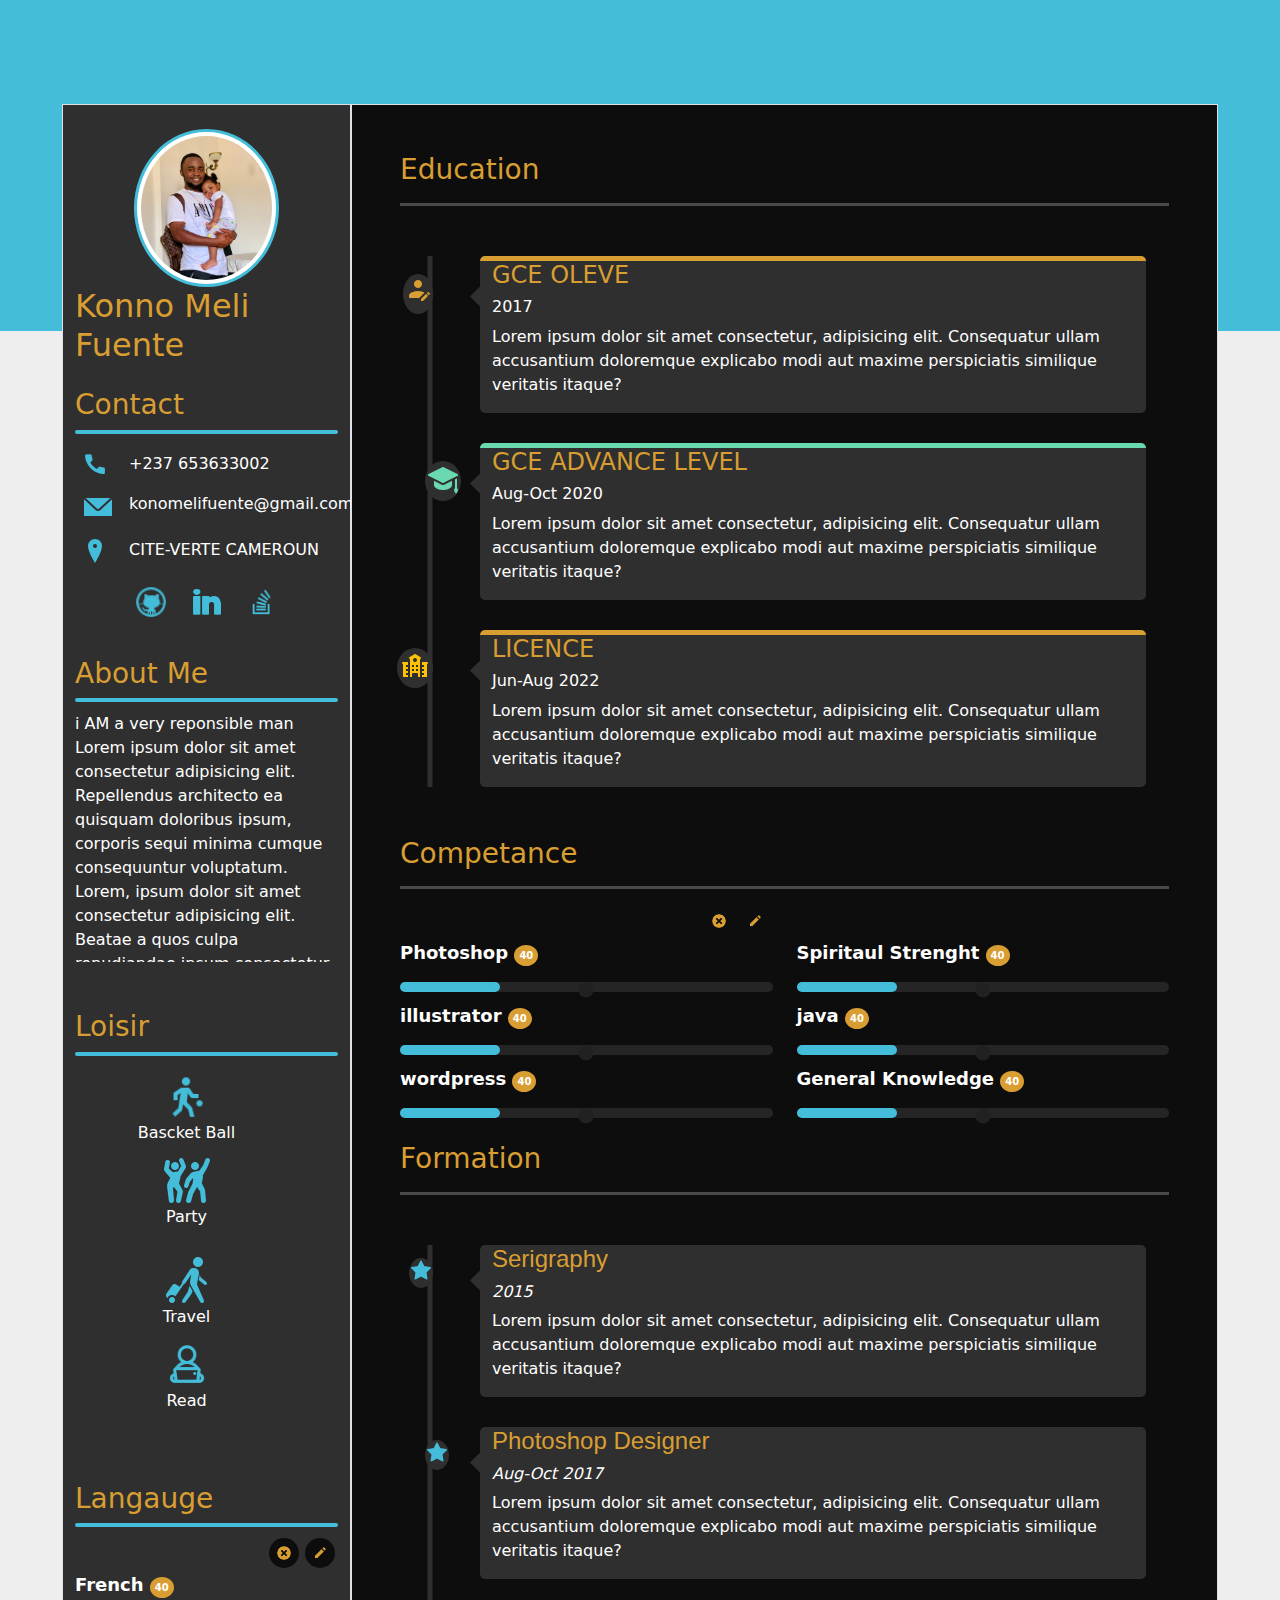
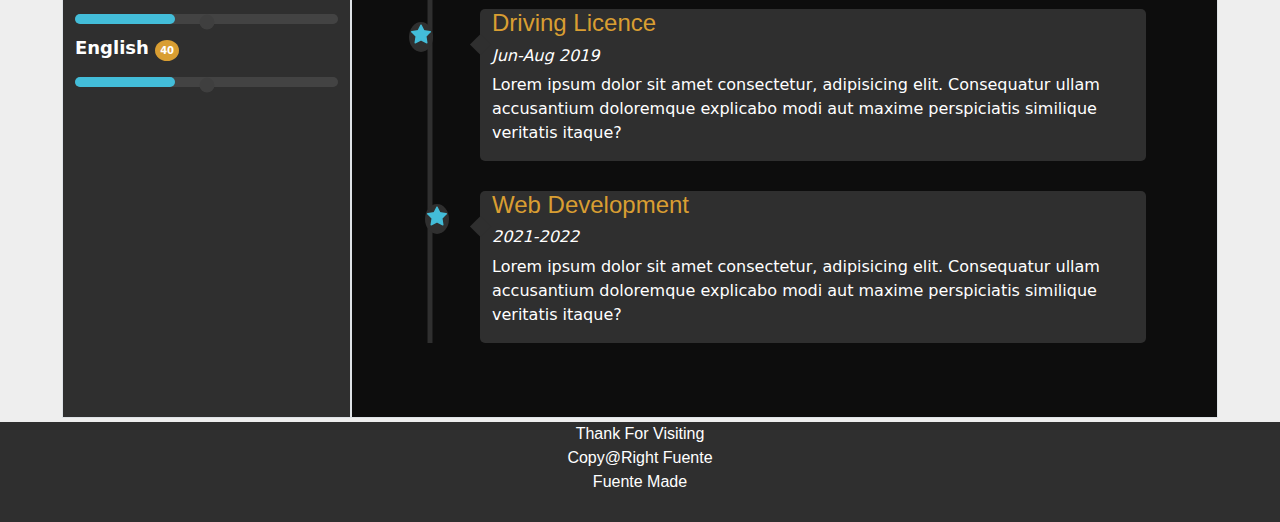
<file: bootstrap- frontEnd/index.HTML>
<!DOCTYPE html>
<html lang="en">
<head>
    <meta charset="UTF-8">
    <meta http-equiv="X-UA-Compatible" content="IE=edge">
    <meta name="viewport" content="width=device-width, initial-scale=1.0">
    <title>CV</title>
    <link rel="stylesheet" href="css/bootstrap.css">
    <link rel="stylesheet" href="stylesheet.css">
    <link rel="stylesheet" href="https://cdnjs.cloudflare.com/ajax/libs/font-awesome/6.1.1/css/all.min.css" integrity="sha512-KfkfwYDsLkIlwQp6LFnl8zNdLGxu9YAA1QvwINks4PhcElQSvqcyVLLD9aMhXd13uQjoXtEKNosOWaZqXgel0g==" crossorigin="anonymous" referrerpolicy="no-referrer" />
</head>
<body >
    <div class="container p-1 ">
       

        <div class="row">
            <div class="col-sm-3 text-white  py-4 border" id="sidebar">
              <div class="header-left">
                  <!-- <button onclick="enter()" class="btn " id="add_info"><img src="img/plus_+_52px.png" alt=""></button> -->
                  
                  <img id="myPic" src="IMG_3124.JPG" alt="My picture" class="img-thumbnail rounded-circle mx-auto d-block">
                  <h2 id="name"> </h2>
             

              </div>
<!----------------------------contact----------------------->
              <div class="contact mt-3">
                  <h3 class="h3 mt-4 ">contact</h3>
                  <div class="line"></div>
                  <table class=" table text-wrap table-sm-responsive table-borderless text-white text-align-left">
                      <tr>
                          <td><img src="img/phone_24px.png" alt="" srcset=""></td>
                          <td id="phone" class="td-sm-responsive">23765363002</td>
                      </tr>
                      <tr>
                        <td><img src="img/mail_30px.png" alt="" srcset=""></td>
                        <td id="mail" class="td-sm text-wrap">konomelifuente@gmail.com</td>
                    </tr>
                    <tr>
                        <td><img src="img/location_24px.png" alt="" srcset=""></td>
                        <td id="city" class="td-sm text-wrap">cite-verte Yaounde</td>
                    </tr>
                  </table>
                  <ul class="list-unstyled  d-inline-block" id="icon">
                      <li><a href="#"><img src="img/1github_26px.png" alt="" srcset=""></a></li>
                      <li><a href="#"><img src="img/linkedin_2_50px.png" alt="" srcset=""></a></li>
                      <li><a href="#"><img src="img/stack_overflow_32px.png" alt="" srcset=""></a></li>
                  </ul>
              </div>

<!----------------------------about----------------------->

              <div class="about me mt-3">
                <h3 class="h3 mt-4 ">about me</h3>
                <div class="line"></div>
                <div class=" overflow-auto" id="about_content">
                    <p id="about">Lorem ipsum dolor sit amet consectetur adipisicing elit. Explicabo eius aliquam, omnis commodi nemo laborum minima nam! Voluptatibus, perspiciatis! Nihil doloribus cumque omnis iusto veniam, id, aliquid similique ipsam provident eius magnam atque pariatur. Repellat voluptatem, cumque quasi obcaecati odit alias nisi nobis necessitatibus. Dignissimos aliquam provident nostrum nisi impedit.</p>
                </div>
           
            </div>

<!----------------------------loisir----------------------->


            <div class="loisir mt-5">
                <h3 class="h3 mt-4 ">loisir</h3>
                <div class="line"></div>
                <ul class="list-unstyled  d-inline-block" id="icon">
                    <li><img src="img/basketball_player_48px.png" alt="" srcset=""><br>
                    Bascket Ball
                    </li>
                    <li><img src="img/party_100px.png" alt="" srcset=""><br>
                   Party
                    </li>
                </ul>
                <ul class="list-unstyled  d-inline-block" id="icon">
                    <li><img src="img/traveler_100px.png" alt="" srcset=""><br>
                    Travel
                    </li>
                    <li><img src="img/read_online_64px.png" alt="" srcset=""><br>
                    Read
                    </li>
                </ul>
            </div>

<!---------------------------langauge----------------------->

            <div class="langauge mt-5">
                <h3 class="h3 mt-4 ">langauge</h3>
                <div class="line"></div>
                
                    <div class="edit-btn" id="edit_btn" onclick="edit()">
                        <img src="img/edit_24px.png" alt="" srcset="">
                    </div>
                    <div class="edit-btn" id="edit_btn" onclick="dis_edit()">
                        <img src="img/cancel_26px.png" alt="" srcset="">
                    </div>
                    <br>
                    <div class="wrapper">
                        <p id="p">French <span id="span">40</span></p>
                        <div class="slider">
                            <input type="range" value="" class="range" id="range" disabled>
                            <div id="french-progress"></div>
                        </div>
                    </div>

                    <div class="wrapper">
                        <p id="p">English <span id="span1">40</span></p>
                        <div class="slider">
                            <input type="range" value="" class="range" id="range1" disabled>
                            <div id="english-progress"></div>
                        </div>
                    </div>

        
            
            
               
            </div>
            </div>

            <div class="col-sm-9 text-white py-4 px-5 border" id="mainbar">

<!-----------------------------------section education------------------------->

<div class="education mt-3">
    <h3 class="h3 mt-4 ">education</h3>
    <hr style="height: 3px;">
    <div class="timeline">
        <div class="center-line">

        </div>
        <div class="row row-1 r1">
           <section>
            <div class="icon"><img src="img/writer_male_24px.png" alt="" srcset=""></div>
            <div class="details">
                <h4 class="title">GCE OLEVE</h4>
                <h6>2017</h6>
            </div>
            <p>Lorem ipsum dolor sit amet consectetur, adipisicing elit. Consequatur ullam accusantium doloremque explicabo modi aut maxime perspiciatis similique veritatis itaque?</p>
           </section>
        </div>

        <div class="row row-2 r2">
            <section >
                <div class="icon"><img src="img/graduation_cap30px.png" alt="" srcset=""></div>
             <div class="details">
                 <h4 class="title">GCE ADVANCE LEVEL</h1>
                 <h6>Aug-Oct 2020</h6>
             </div>
             <p>Lorem ipsum dolor sit amet consectetur, adipisicing elit. Consequatur ullam accusantium doloremque explicabo modi aut maxime perspiciatis similique veritatis itaque?</p>
             
            </section>
         </div>

         <div class="row row-1 r3">
            <section>
             <div class="icon"><img src="img/university_campus_30px.png" alt="" srcset=""></div>
             <div class="details">
                 <h4 class="title">LICENCE</h1>
                 <h6>jun-aug 2022</h6>
             </div>
             <p>Lorem ipsum dolor sit amet consectetur, adipisicing elit. Consequatur ullam accusantium doloremque explicabo modi aut maxime perspiciatis similique veritatis itaque?</p>
            </section>
         </div>

    </div>

   
</div>


<!-----------------------------------section competance------------------------->
<div class="competance mt-3">
                    <h3 class="h3 mt-4 ">competance</h3>
                    <hr style="height: 3px;">
                   <div class="row row-col-auto">
                       
                       <!---------------------comptence 1-->
                       <div class="col-lg-6 col-md-11" id="test">
                       
                            <div class="C-edit-btn" id="edit_btn" onclick="edit_competance()">
                                <img src="img/edit_24px.png" alt="" srcset="">
                            </div>
                            <div class="C-edit-btn" id="edit_btn" onclick="C_dis_edit()">
                                <img src="img/cancel_26px.png" alt="" srcset="">
                            </div>
                            <br>
                            <div class="wrapper">
                                <p id="p">Photoshop <span class="span" id="C-span1">40</span></p>
                                <div class="slider">
                                    <input type="range" value="" class="range" id="C-range1" disabled>
                                    <div id="photoshop-progress"></div>
                                </div>
                            </div>

                            <div class="wrapper">
                                <p id="p">illustrator <span id="C-span2">40</span></p>
                                <div class="slider">
                                    <input type="range" value="" class="range" id="C-range2" disabled>
                                    <div id="illustrator-progress"></div>
                                </div>
                            </div>

                            <div class="wrapper">
                                <p id="p">wordpress <span id="C-span3">40</span></p>
                                <div class="slider">
                                    <input type="range" value="" class="range" id="C-range3" disabled>
                                    <div id="wordpress-progress"></div>
                                </div>
                            </div>

        
                
                       </div>

                       <!---------------------comptence 2-->
                       <div class="col-lg-6 col-md-11" id="test">

                        <br>
                        <div class="wrapper">
                            <p id="p">Spiritaul Strenght <span class="span" id="C-span4">40</span></p>
                            <div class="slider">
                                <input type="range" value="" class="range" id="C-range4" disabled>
                                <div id="spiritaul-progress"></div>
                            </div>
                        </div>

                        <div class="wrapper">
                            <p id="p">java <span id="C-span5">40</span></p>
                            <div class="slider">
                                <input type="range" value="" class="range" id="C-range5" disabled>
                                <div id="java-progress"></div>
                            </div>
                        </div>

                        <div class="wrapper">
                            <p id="p">General Knowledge <span id="C-span6">40</span></p>
                            <div class="slider">
                                <input type="range" value="" class="range" id="C-range6" disabled>
                                <div id="general-progress"></div>
                            </div>
                        </div>
                   


                       </div>
                   </div>
                </div>


<!-------------------------------------------section Formation----------->

<div class="formation mt-3">
    <h3 class="h3 mt-4 ">Formation</h3>
    <hr style="height: 3px;">

    <div class="timeline">
        <div class="center-line">

        </div>
        <div class="row row-1">
           <section>
            <div class="icon"><img src="img/star_24px.png" alt="" srcset=""></div>
            <div class="details">
                <h4 class="title">Serigraphy</h4>
                <h6>2015</h6>
            </div>
            <p>Lorem ipsum dolor sit amet consectetur, adipisicing elit. Consequatur ullam accusantium doloremque explicabo modi aut maxime perspiciatis similique veritatis itaque?</p>
           </section>
        </div>

        <div class="row row-2">
            <section>
                <div class="icon"><img src="img/star_24px.png" alt="" srcset=""></div>
             <div class="details">
                 <h4 class="title">photoshop designer</h1>
                 <h6>Aug-Oct 2017</h6>
             </div>
             <p>Lorem ipsum dolor sit amet consectetur, adipisicing elit. Consequatur ullam accusantium doloremque explicabo modi aut maxime perspiciatis similique veritatis itaque?</p>
             
            </section>
         </div>

         <div class="row row-1">
            <section>
             <div class="icon"><img src="img/star_24px.png" alt="" srcset=""></div>
             <div class="details">
                 <h4 class="title">driving licence</h1>
                 <h6>jun-aug 2019</h6>
             </div>
             <p>Lorem ipsum dolor sit amet consectetur, adipisicing elit. Consequatur ullam accusantium doloremque explicabo modi aut maxime perspiciatis similique veritatis itaque?</p>
            </section>
         </div>
 
         <div class="row row-2">
             <section>
                 <div class="icon"><img src="img/star_24px.png" alt="" srcset=""></div>
              <div class="details">
                  <h4 class="title">web development</h1>
                  <h6>2021-2022</h6>
              </div>
              <p>Lorem ipsum dolor sit amet consectetur, adipisicing elit. Consequatur ullam accusantium doloremque explicabo modi aut maxime perspiciatis similique veritatis itaque?</p>
              
             </section>
          </div>
    </div>


    

</div>


            </div>  
        </div>
        

    </div>
    <div class="footer">
        thank for visiting <br>
        copy@right Fuente <br>
        Fuente Made
    </div>
    <script src="js/bootstrap.bundle.js"></script>
    <script src="script.js" defer></script>
</body>
</html>
</file>
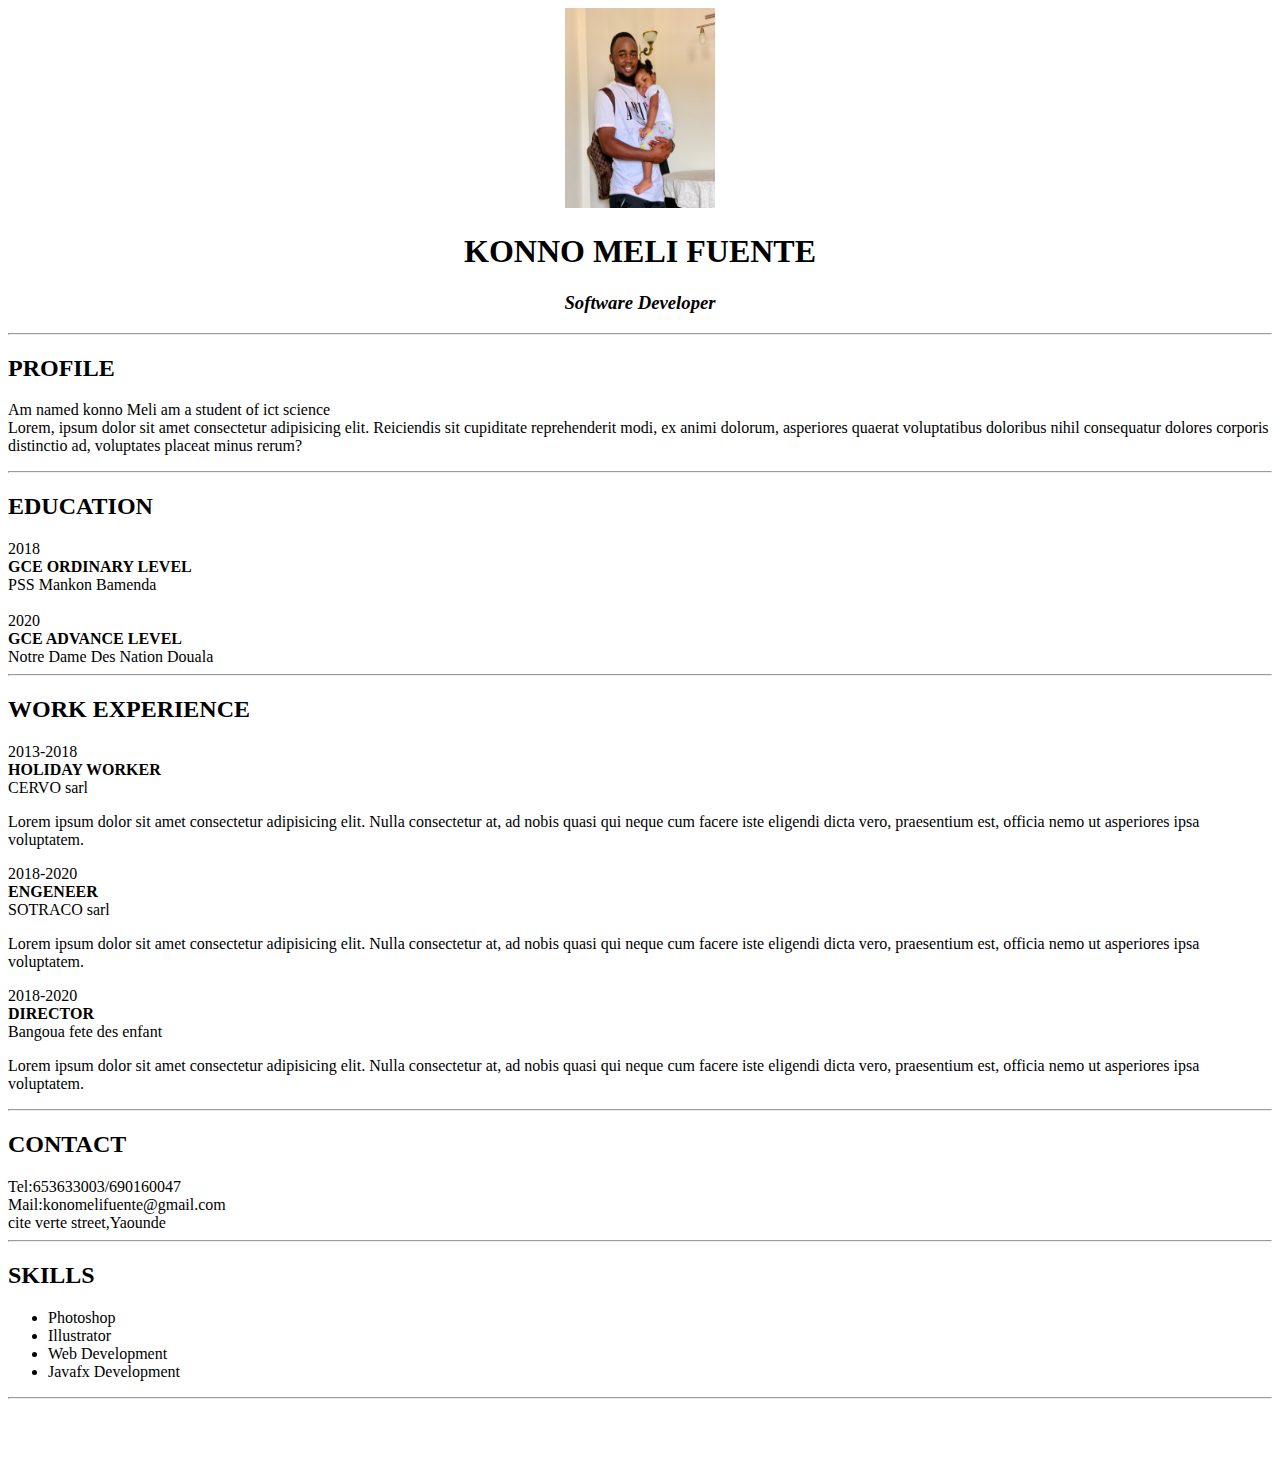
<file: HTML only/cv.html>
<!DOCTYPE html>
<html>
<body>

<!--<h1><center><font color="#FFB700"> MON CV</font></center></h1>-->

<div>
    <center> <img width="150" height="200" src="IMG_3124.JPG" alt="profile picturet"></center>
    <h1><center>KONNO MELI FUENTE</center></h1>
    <h3><i><center>Software Developer</center></i></h3>
</div>
    <hr>
<div>
    <h2> PROFILE</h2>
   <p>Am named konno Meli am a student of ict science <br>Lorem, ipsum dolor sit amet consectetur adipisicing elit. Reiciendis sit cupiditate reprehenderit modi, ex animi dolorum, asperiores quaerat voluptatibus doloribus nihil consequatur dolores corporis distinctio ad, voluptates placeat minus rerum?</p>

</div>
   
    <hr>
    <div>
        <h2>EDUCATION</h2>
       <span >2018</span><br>
       <span><b>GCE ORDINARY LEVEL</b></span><br>
       <span>PSS Mankon Bamenda </span><br><br>
       <span>2020</span><br>
       <span><b>GCE ADVANCE LEVEL</b></span><br>
       <span>Notre Dame Des Nation Douala</span><br>
    </div>

    <hr>
    <div>
        <h2>WORK EXPERIENCE</h2>
       <span>2013-2018</span><br>
       <span><b>HOLIDAY WORKER</b></span><br>
       <span>CERVO sarl </span><br>
       <p>Lorem ipsum dolor sit amet consectetur adipisicing elit. Nulla consectetur at, ad nobis quasi qui neque cum facere iste eligendi dicta vero, praesentium est, officia nemo ut asperiores ipsa voluptatem.</p>
       <span>2018-2020</span><br>
       <span><b>ENGENEER</b></span><br>
       <span>SOTRACO sarl </span><br>
       <p>Lorem ipsum dolor sit amet consectetur adipisicing elit. Nulla consectetur at, ad nobis quasi qui neque cum facere iste eligendi dicta vero, praesentium est, officia nemo ut asperiores ipsa voluptatem.</p>
       <span>2018-2020</span><br>
       <span><b>DIRECTOR</b></span><br>
       <span>Bangoua fete des enfant </span><br>
       <p>Lorem ipsum dolor sit amet consectetur adipisicing elit. Nulla consectetur at, ad nobis quasi qui neque cum facere iste eligendi dicta vero, praesentium est, officia nemo ut asperiores ipsa voluptatem.</p>
    </div>
    <hr>

    <div>
        <h2>CONTACT</h2>
       <span>Tel:653633003/690160047</span><br>
       <span>Mail:konomelifuente@gmail.com</span><br>
       <span>cite verte street,Yaounde</span><br>
    </div>
    <hr>
    <div>
        <h2>SKILLS</h2>
    <ul>
        <li>Photoshop</li>
        <li>Illustrator</li>
        <li>Web Development</li>
        <li>Javafx Development</li>
    </ul>

    </div>
    <hr>




    <br>  
    <br>  
    <br>  
</body>
</html>
</file>
<file: bootstrap- frontEnd/stylesheet.css>
body{
    background-color: #EEEEEE;
    background-image: url("img/back.png");
    
    height:5px;
    background-position: center;
    background-repeat: no-repeat;
    background-size: cover;
  

}

.container{
    margin-top: 100px;
   
}

ul li{
    display: inline-block;
  padding: 0px 10px 0px 10px;

}
ul{
    width: 100%;
    align-content: center;
    text-align: center;   
}

    /*****************************timeline*****************/
    .timeline{
        margin: 50px auto;
        padding: 0px 20px;
        position: relative;
    }
    
     .timeline .center-line{
        background-color: #2F2F2F;
        position: absolute;
        height: 100%;
        width: 5px;
        left: 50%;
        transform: translateX(-50%);
        
    }
    
     .timeline .row{
        display: flex;
        justify-content: flex-start;
    }
   .timeline .row-1{
        justify-content: flex-start;
    }
     .timeline .row-2{
        justify-content: flex-end;
    }
    
    .timeline .row section{
        background-color: #2F2F2F;
        border-radius: 5px;
        width: 45%;
        position: relative;
    }
    .timeline .row section::before{
        position: absolute;
        content: "";
        height: 15px;
        width: 15px;
        background:#2F2F2F ;
        top: 28px;
        transform: rotate(45deg);
        z-index: 1;
    }
    
    .timeline .row-1 section::before{
        right: -7px;
    }
    .timeline .row-2 section::before{
        left: -7px;
    }
    
    .timeline section .icon{
        height: 30px;
        position: absolute;
        text-align: center;
        background-color: #2F2F2F;
        border-radius: 50%;
        top: 13px;
        
    }
    
    .row-1 section .icon{
        right: -55px;
    }
    .row-2 section .icon{
        left: -55px;
    }
    
    @media(max-width:1402px){
       
         .timeline .center-line{
            left: 30px;
        }
         .timeline .row{
            margin: 30px 3px 0px 60px;
        }
         .timeline .row section{
            width: 100%;
        }
        
         .row-1 section::before{
            left: -7px;
        }

         .row-1 section .icon {
            right: 107%;
        }
        
}


@media(max-width:900px){
    .formation .row-1 section .icon {
        right: 110%;
    }
}






#sidebar{
    background-color:#2F2F2F ;
}

#mainbar{
    background-color: #0D0D0D;
}
#myPic{
    border: solid 3px #43BDD9;
    width: 55%;
}
h1,h2,h4{
    color:#D99E32 ;
    text-transform: capitalize;
}
h3{
    color:#D99E32 ;
    text-transform: capitalize;
   margin-right: 0px;
   text-align: left;
}
.line{
    height: 4px;
    background-color: #43BDD9;
    border-radius: 10px;
    margin-bottom: 10px;
}


.contact ul li img{
width: 30px;


}

#about_content{
height: 250px;
}

.loisir ul li img{
    width: 50px;
    
}

.loisir ul li{
    margin: 5px 50px 5px 10px;
}

.wrapper{
    margin-top: 10px;
}
.wrapper #p{
    font-weight: bold;
    font-size: large;
}
span{
    background-color: #D99E32;
    border-radius: 50%;
    margin-right: 40px;
    padding: 5px;
    font-size: 10px;
}
.slider{
    display: flex;
    justify-content: center;
    margin-top: 10px;
    position: relative;
}

.slider .range{
    width: 100%;
    background-color: #2F2F2F;
    z-index: 1;
    opacity: 0.1;
    border-radius: 10px;
    cursor: pointer;
    -webkit-appearance: none;
    height: 10px;
    background-color: white;

}

.range::-webkit-slider-runnable-track{
    width: 100%;
    height: 10px;
    background: rgba(138, 138, 138,0.1);
    border-radius: 10px;
}


#french-progress{
position:absolute;
left: 10px;
margin-left: -10px;
width: 100px;
border-radius: 10px;
height: 10px;
background-color: #43BDD9;
transition: 0.5s width;
z-index: 1;
cursor: pointer;
}



#english-progress{
    position:absolute;
    left: 10px;
    margin-left: -10px;
    width: 100px;
    border-radius: 10px;
    height: 10px;
    background-color: #43BDD9;
    transition: 0.5s width;
    z-index: 1;
    cursor: pointer;
    }

#edit_btn{
    display: flex;
   float:right;
   margin: 1px 3px 1px 3px;
    margin-bottom: 10px;
}

#edit_btn img{
    height: 30px;
    width: 30px;
    cursor: pointer;
    padding: 8px;
    border-radius: 50%;
    background-color: #0D0D0D;
}



/**************competance*****/

#photoshop-progress{
    position:absolute;
    left: 10px;
    margin-left: -10px;
    width: 100px;
    border-radius: 10px;
    height: 10px;
    background-color: #43BDD9;
    transition: 0.5s width;
    z-index: 1;
    cursor: pointer;
    }

    #illustrator-progress{
        position:absolute;
        left: 10px;
        margin-left: -10px;
        width: 100px;
        border-radius: 10px;
        height: 10px;
        background-color: #43BDD9;
        transition: 0.5s width;
        z-index: 1;
        cursor: pointer;
        }

     #wordpress-progress{
        position:absolute;
        left: 10px;
        margin-left: -10px;
        width: 100px;
        border-radius: 10px;
        height: 10px;
        background-color: #43BDD9;
        transition: 0.5s width;
        z-index: 1;
        cursor: pointer;
        }

#spiritaul-progress{
position:absolute;
left: 10px;
margin-left: -10px;
width: 100px;
border-radius: 10px;
height: 10px;
background-color: #43BDD9;
transition: 0.5s width;
z-index: 1;
cursor: pointer;
}

#java-progress{
    position:absolute;
    left: 10px;
    margin-left: -10px;
    width: 100px;
    border-radius: 10px;
    height: 10px;
    background-color: #43BDD9;
    transition: 0.5s width;
    z-index: 1;
    cursor: pointer;
    }

#general-progress{
    position:absolute;
    left: 10px;
    margin-left: -10px;
    width: 100px;
    border-radius: 10px;
    height: 10px;
    background-color: #43BDD9;
    transition: 0.5s width;
    z-index: 1;
    cursor: pointer;
    }



    /********************************formation******/

    .formation h4,h6{
        text-transform: capitalize;
    }

    .formation h4{
        font-weight: lighter;
        font-family: Arial, Helvetica, sans-serif;
    }

    .formation h6{
        font-style: italic;
    }


/********************************education******/
.education .timeline section .icon{
    height: 40px;
    border-radius: 50%;
    padding: 3px;
}

.r1 section{
    border-top: solid 5px #D99E32;
}

.r2 section{
    border-top: solid 5px #6AD9B0;
}

.r3 section{
    border-top: solid 5px #D99E32;
}


.footer{
    text-align: center;
    background-color: #2F2F2F;
    height: 100px;
    width: 100%;
    color:white;
    font-family: Arial, Helvetica, sans-serif;
    text-transform: capitalize;
    margin: auto;
}




#userform input[name="phone"] {
    grid-area: name;
  }
  
  #userform input[name="email"] {
    grid-area: age;
  }
  
  #userform input[name="city"] {
    grid-area: roll;
  }
  
  #userform button {
    grid-area: button;
  }
  
  #userform {
    display: grid;
    width: 50%;
    grid-template-columns: 1fr 1fr;
    grid-template-rows: auto;
    grid-template-areas:
      "name name"
      "age roll"
      "button button";
  }
  
  #userform * {
    margin: 7px;
    padding: 7px;
    font-size: 1.1rem;
    border-radius: 10px;
    transition: all 0.3s ease;
  }
  
  #userform button {
    outline: none;
    background-color: #D99E32;
    color: white;
    border: 5px solid transparent;
    cursor: pointer;
  }
  
  #userform input {
    border: 3px solid #D99E32;
    outline: none;
  }
  
  #userform input:focus {
    border: 3px solid #43BDD9;
  }
  
  #userform button:active {
    border-color: #43BDD9;
  }
  
  .students {
    display: flex;
    flex-direction: column;
    justify-content: space-around;
    align-items: center;
    border: 2px solid gray;
    background-color: #ebebeb;
    color: #2f2f2f;
    border-radius: 15px;
  }
  
  .students div {
    width: 100%;
    padding: 10px;
    text-align: center;
  }
  
  .students div * {
    margin: 5px;
  }

  .form{
      display: flex;
      justify-content: center;
      display: none;
  }
</file>
